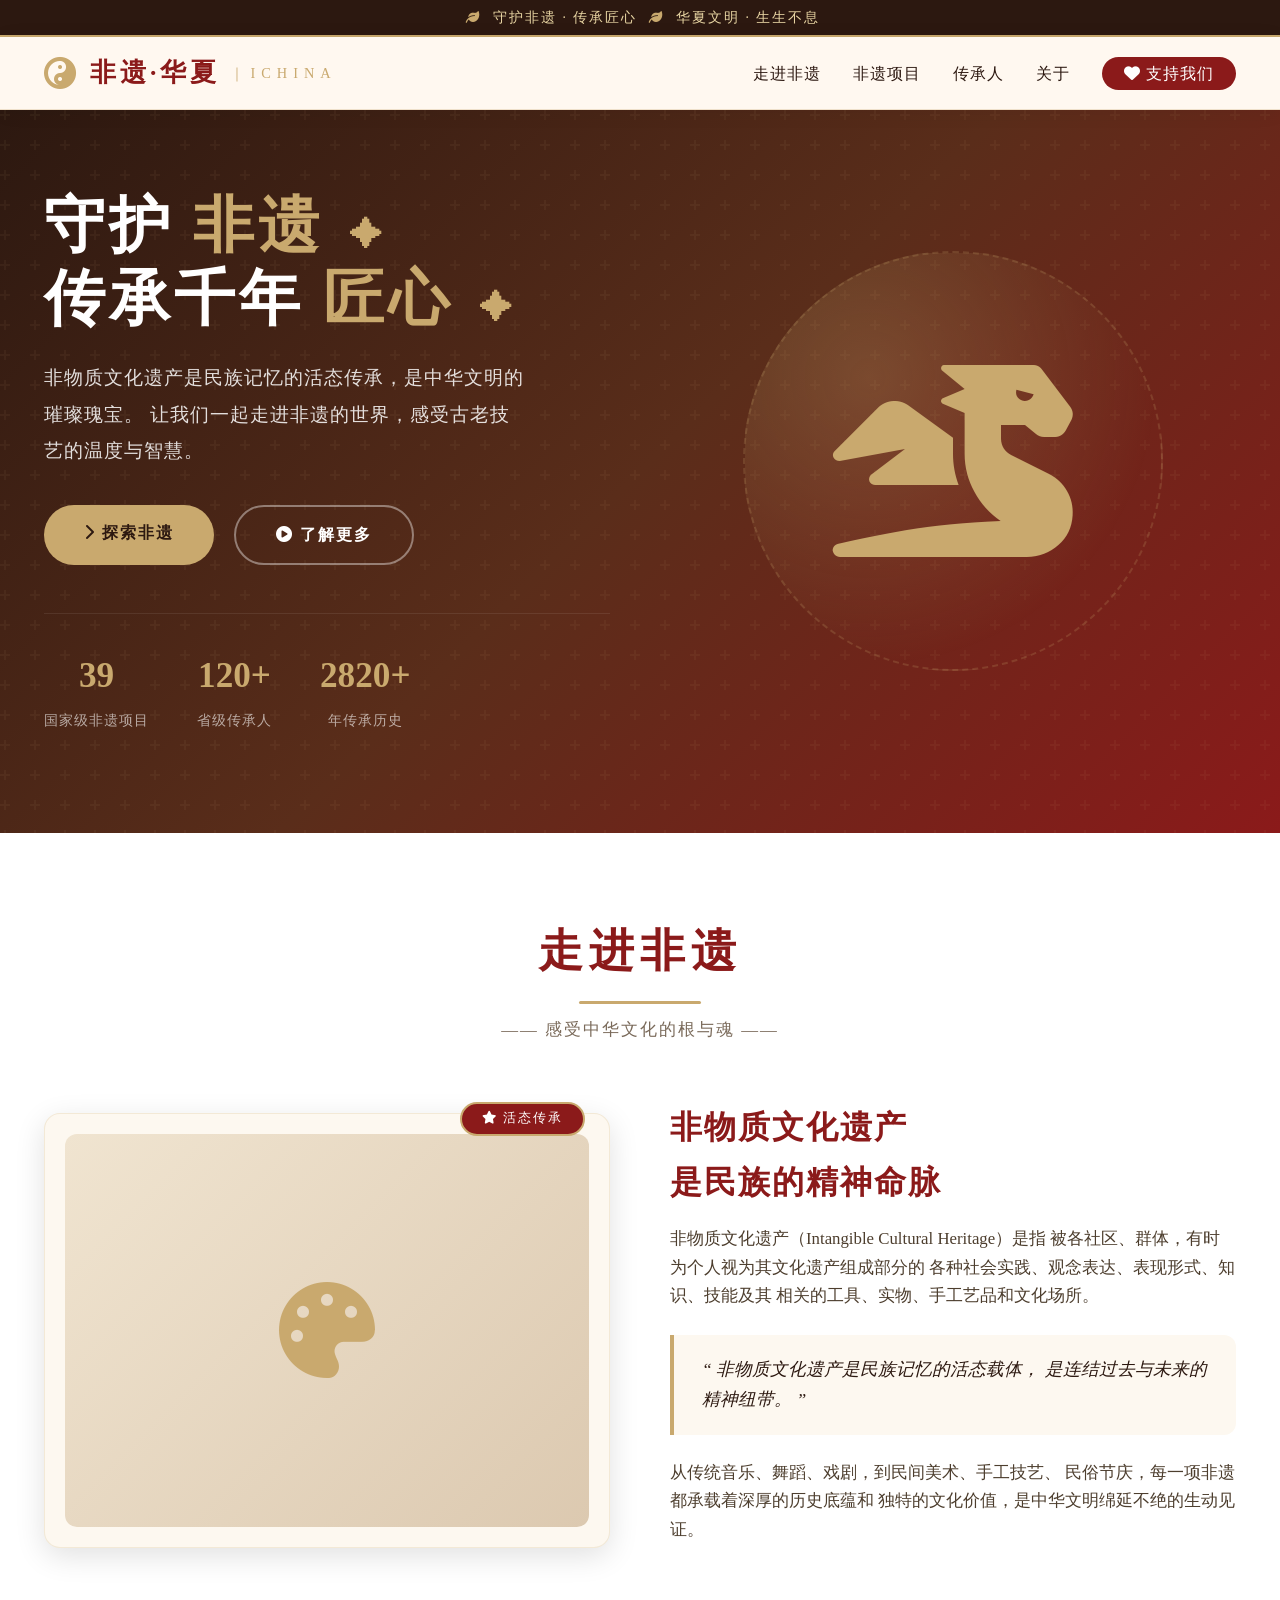
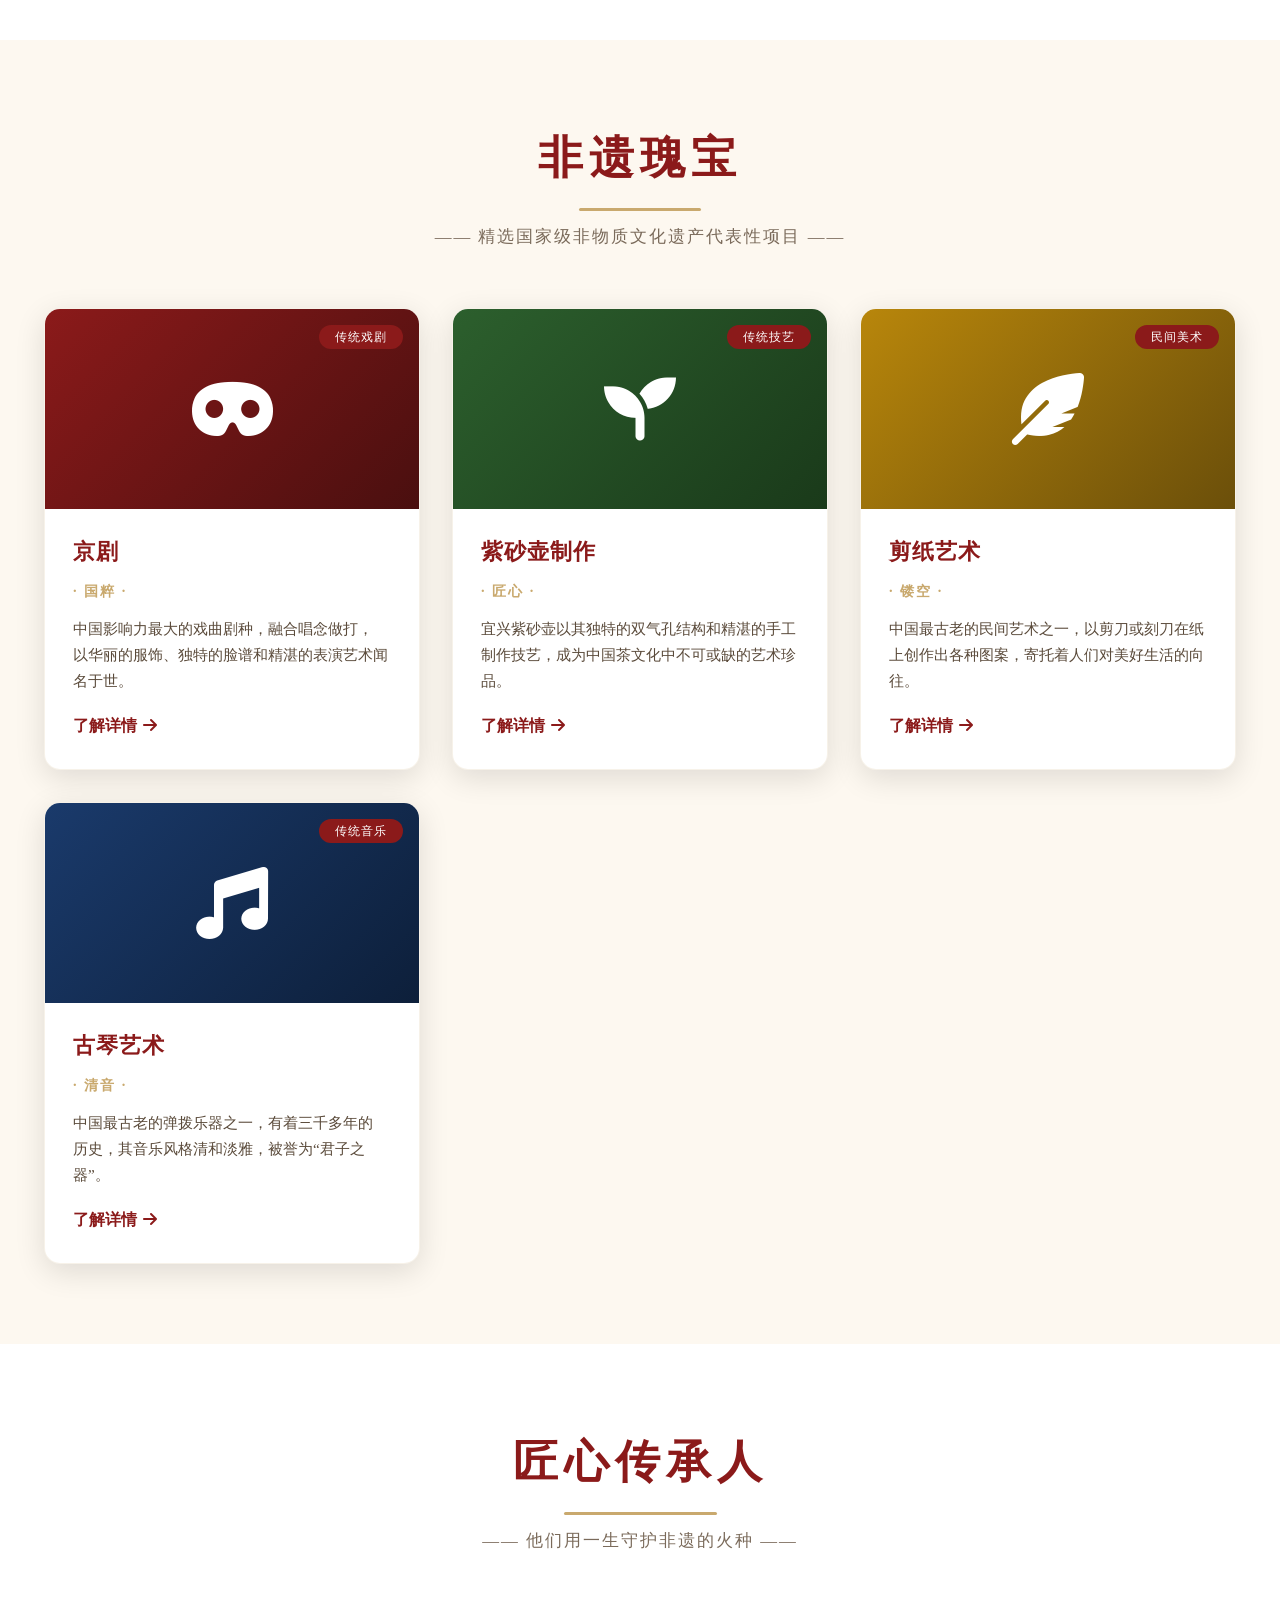
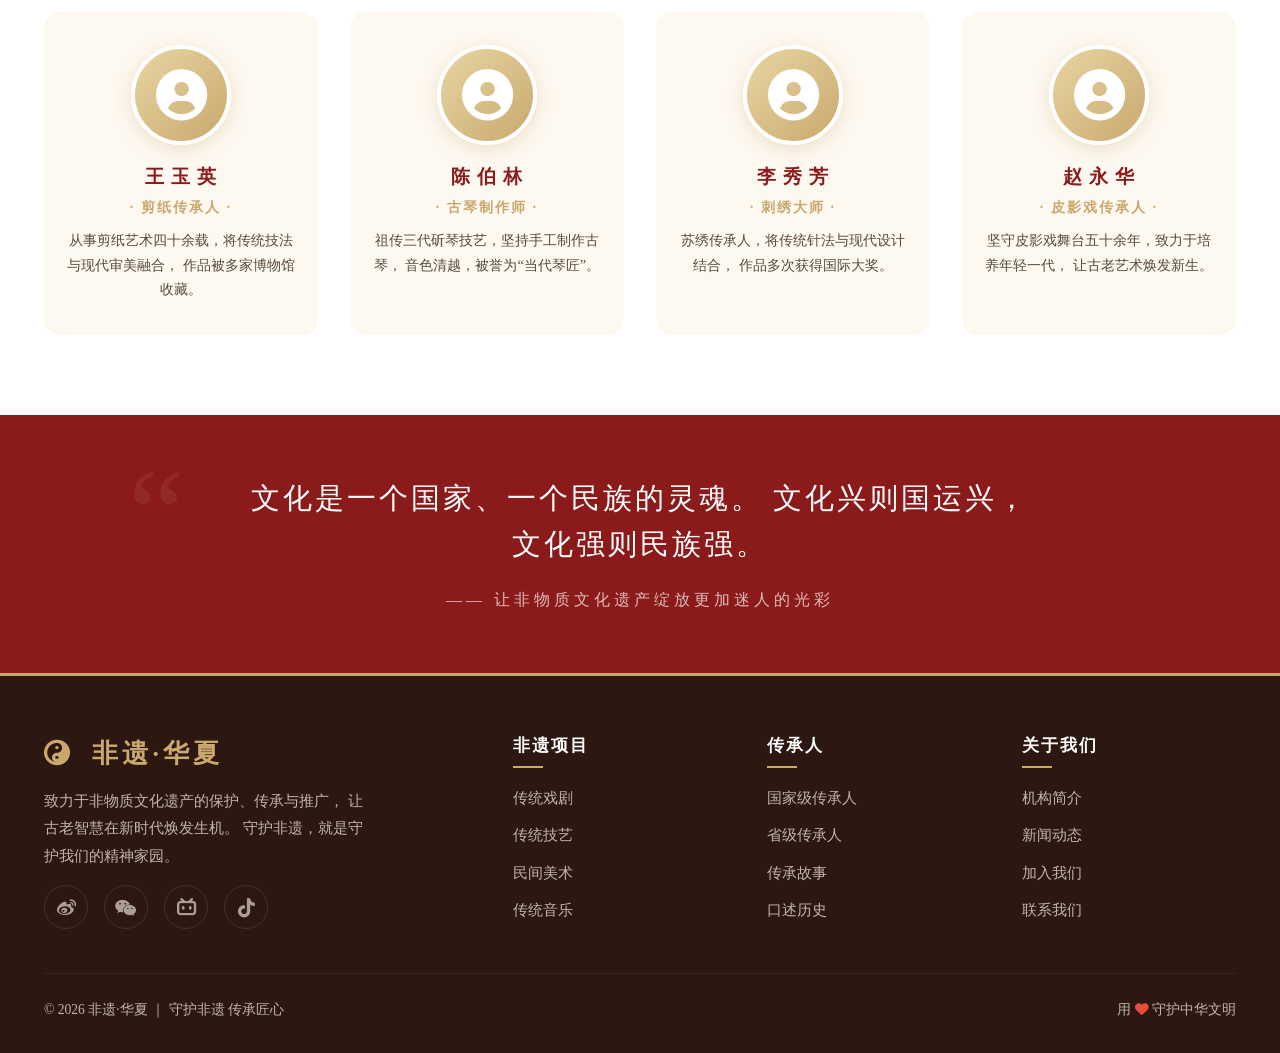
<file: 网站样式参考/ai宣传网页.html>
<!DOCTYPE html>
<html lang="zh-CN">
 <head>
  <meta charset="utf-8"/>
  <meta content="width=device-width, initial-scale=1.0" name="viewport"/>
  <title>
   非遗文化 · 华夏匠心
  </title>
  <!-- Font Awesome 图标库 -->
  <link href="https://cdnjs.cloudflare.com/ajax/libs/font-awesome/6.0.0-beta3/css/all.min.css" rel="stylesheet"/>
  <style>

        /* ===== 全局重置 & 基础 ===== */
        * {
            margin: 0;
            padding: 0;
            box-sizing: border-box;
        }

        :root {
            --primary: #8B1A1A;
            /* 中国红 */
            --primary-light: #B22222;
            --gold: #C9A96E;
            --gold-light: #E8D5A3;
            --cream: #FDF8F0;
            --dark: #2C1810;
            --text: #3E2C1B;
            --shadow: 0 8px 30px rgba(0, 0, 0, 0.12);
            --radius: 16px;
            --transition: 0.4s cubic-bezier(0.25, 0.46, 0.45, 0.94);
        }

        html {
            scroll-behavior: smooth;
        }

        body {
            font-family: 'Georgia', 'Times New Roman', '宋体', serif;
            background-color: var(--cream);
            color: var(--text);
            line-height: 1.7;
        }

        a {
            text-decoration: none;
            color: inherit;
        }
        img {
            max-width: 100%;
            display: block;
        }

        .container {
            max-width: 1240px;
            margin: 0 auto;
            padding: 0 24px;
        }

        /* ===== 顶部装饰条 ===== */
        .top-bar {
            background: var(--dark);
            color: var(--gold-light);
            font-size: 0.85rem;
            padding: 6px 0;
            text-align: center;
            letter-spacing: 2px;
            border-bottom: 2px solid var(--gold);
        }
        .top-bar i {
            color: var(--gold);
            margin: 0 6px;
        }

        /* ===== 导航栏 ===== */
        .navbar {
            background: rgba(255, 248, 240, 0.92);
            backdrop-filter: blur(12px);
            box-shadow: 0 2px 20px rgba(0, 0, 0, 0.06);
            position: sticky;
            top: 0;
            z-index: 1000;
            border-bottom: 1px solid rgba(201, 169, 110, 0.3);
            transition: var(--transition);
        }
        .navbar .container {
            display: flex;
            align-items: center;
            justify-content: space-between;
            height: 72px;
        }

        .logo {
            display: flex;
            align-items: center;
            gap: 10px;
            font-size: 1.6rem;
            font-weight: bold;
            color: var(--primary);
            letter-spacing: 4px;
        }
        .logo i {
            color: var(--gold);
            font-size: 2rem;
        }
        .logo span {
            font-size: 0.9rem;
            color: var(--gold);
            letter-spacing: 6px;
            font-weight: normal;
        }

        .nav-links {
            display: flex;
            list-style: none;
            gap: 32px;
            font-size: 1rem;
        }
        .nav-links a {
            position: relative;
            padding: 4px 0;
            color: var(--dark);
            font-weight: 500;
            letter-spacing: 1px;
            transition: var(--transition);
        }
        .nav-links a::after {
            content: '';
            position: absolute;
            bottom: 0;
            left: 0;
            width: 0;
            height: 2px;
            background: var(--gold);
            transition: var(--transition);
        }
        .nav-links a:hover {
            color: var(--primary);
        }
        .nav-links a:hover::after {
            width: 100%;
        }

        .nav-cta {
            background: var(--primary);
            color: #fff !important;
            padding: 8px 22px !important;
            border-radius: 40px;
            font-weight: 600;
            letter-spacing: 1px;
            transition: var(--transition);
        }
        .nav-cta::after {
            display: none !important;
        }
        .nav-cta:hover {
            background: var(--gold) !important;
            color: var(--dark) !important;
            transform: translateY(-2px);
            box-shadow: 0 6px 20px rgba(201, 169, 110, 0.4);
        }

        /* 移动端汉堡菜单 */
        .hamburger {
            display: none;
            flex-direction: column;
            gap: 5px;
            cursor: pointer;
            padding: 4px;
        }
        .hamburger span {
            width: 28px;
            height: 2.5px;
            background: var(--dark);
            border-radius: 4px;
            transition: var(--transition);
        }

        /* ===== 英雄区 ===== */
        .hero {
            background: linear-gradient(135deg, #2C1810 0%, #5A2D1A 50%, #8B1A1A 100%);
            color: #fff;
            padding: 80px 0 100px;
            position: relative;
            overflow: hidden;
        }
        .hero::before {
            content: '';
            position: absolute;
            inset: 0;
            background: url("data:image/svg+xml,%3Csvg width='60' height='60' viewBox='0 0 60 60' xmlns='http://www.w3.org/2000/svg'%3E%3Cg fill='none' fill-rule='evenodd'%3E%3Cg fill='%23c9a96e' fill-opacity='0.06'%3E%3Cpath d='M36 34v-4h-2v4h-4v2h4v4h2v-4h4v-2h-4zm0-30V0h-2v4h-4v2h4v4h2V6h4V4h-4zM6 34v-4H4v4H0v2h4v4h2v-4h4v-2H6zM6 4V0H4v4H0v2h4v4h2V6h4V4H6z'/%3E%3C/g%3E%3C/g%3E%3C/svg%3E");
        }

        .hero .container {
            display: grid;
            grid-template-columns: 1fr 1fr;
            gap: 60px;
            align-items: center;
            position: relative;
            z-index: 2;
        }

        .hero-text h1 {
            font-size: 3.8rem;
            font-weight: 700;
            line-height: 1.2;
            letter-spacing: 4px;
        }
        .hero-text h1 .highlight {
            color: var(--gold);
            position: relative;
        }
        .hero-text h1 .highlight::after {
            content: '✦';
            font-size: 2rem;
            color: var(--gold);
            margin-left: 8px;
        }
        .hero-text p {
            font-size: 1.2rem;
            opacity: 0.85;
            margin: 24px 0 36px;
            max-width: 480px;
            line-height: 1.9;
            letter-spacing: 1px;
        }
        .hero-buttons {
            display: flex;
            gap: 20px;
            flex-wrap: wrap;
        }
        .btn {
            display: inline-block;
            padding: 14px 40px;
            border-radius: 50px;
            font-weight: 600;
            letter-spacing: 2px;
            transition: var(--transition);
            cursor: pointer;
            border: none;
            font-size: 1rem;
            font-family: inherit;
        }
        .btn-primary {
            background: var(--gold);
            color: var(--dark);
        }
        .btn-primary:hover {
            background: #fff;
            transform: translateY(-3px);
            box-shadow: 0 12px 30px rgba(201, 169, 110, 0.35);
        }
        .btn-outline {
            background: transparent;
            color: #fff;
            border: 2px solid rgba(255, 255, 255, 0.4);
        }
        .btn-outline:hover {
            border-color: var(--gold);
            background: rgba(201, 169, 110, 0.12);
            transform: translateY(-3px);
        }

        .hero-image {
            display: flex;
            justify-content: center;
            align-items: center;
            position: relative;
        }
        .hero-image .ornament {
            width: 100%;
            max-width: 420px;
            aspect-ratio: 1/1;
            border-radius: 50%;
            background: radial-gradient(circle at 30% 30%, rgba(201, 169, 110, 0.25), transparent 70%);
            display: flex;
            align-items: center;
            justify-content: center;
            font-size: 12rem;
            color: var(--gold);
            animation: float 6s ease-in-out infinite;
            border: 2px dashed rgba(201, 169, 110, 0.2);
        }
        @keyframes float {
            0%,
            100% {
                transform: translateY(0) scale(1);
            }
            50% {
                transform: translateY(-20px) scale(1.02);
            }
        }

        .hero-stats {
            display: flex;
            gap: 48px;
            margin-top: 48px;
            padding-top: 32px;
            border-top: 1px solid rgba(255, 255, 255, 0.08);
        }
        .hero-stats .stat {
            text-align: center;
        }
        .hero-stats .stat .num {
            font-size: 2.2rem;
            font-weight: 700;
            color: var(--gold);
            display: block;
        }
        .hero-stats .stat .label {
            font-size: 0.85rem;
            opacity: 0.6;
            letter-spacing: 1px;
        }

        /* ===== 通用标题 ===== */
        .section-title {
            text-align: center;
            margin-bottom: 56px;
        }
        .section-title h2 {
            font-size: 2.8rem;
            color: var(--primary);
            letter-spacing: 6px;
            position: relative;
            display: inline-block;
        }
        .section-title h2::after {
            content: '';
            display: block;
            width: 60%;
            height: 3px;
            background: var(--gold);
            margin: 12px auto 0;
            border-radius: 4px;
        }
        .section-title p {
            color: #7a6a5a;
            margin-top: 12px;
            font-size: 1.05rem;
            letter-spacing: 2px;
        }

        /* ===== 非遗介绍区 ===== */
        .intro-section {
            padding: 80px 0;
            background: #fff;
        }
        .intro-grid {
            display: grid;
            grid-template-columns: 1fr 1fr;
            gap: 60px;
            align-items: center;
        }
        .intro-grid .image-box {
            background: var(--cream);
            border-radius: var(--radius);
            padding: 20px;
            box-shadow: var(--shadow);
            border: 1px solid rgba(201, 169, 110, 0.2);
            position: relative;
        }
        .intro-grid .image-box .placeholder-img {
            width: 100%;
            aspect-ratio: 4/3;
            background: linear-gradient(135deg, #f0e4d0, #dcc9b0);
            border-radius: 12px;
            display: flex;
            align-items: center;
            justify-content: center;
            font-size: 6rem;
            color: var(--gold);
        }
        .intro-grid .image-box .badge {
            position: absolute;
            top: -12px;
            right: 24px;
            background: var(--primary);
            color: #fff;
            padding: 4px 20px;
            border-radius: 40px;
            font-size: 0.8rem;
            letter-spacing: 2px;
            border: 2px solid var(--gold);
        }

        .intro-content h3 {
            font-size: 2rem;
            color: var(--primary);
            margin-bottom: 16px;
            letter-spacing: 2px;
        }
        .intro-content p {
            margin-bottom: 16px;
            color: #4d3e2e;
            font-size: 1.05rem;
        }
        .intro-content .quote {
            font-style: italic;
            padding: 20px 28px;
            border-left: 4px solid var(--gold);
            background: var(--cream);
            border-radius: 0 12px 12px 0;
            margin: 24px 0;
            font-size: 1.1rem;
            color: var(--dark);
        }

        /* ===== 非遗项目卡片 ===== */
        .projects-section {
            padding: 80px 0;
            background: var(--cream);
        }
        .projects-grid {
            display: grid;
            grid-template-columns: repeat(auto-fit, minmax(280px, 1fr));
            gap: 32px;
        }
        .project-card {
            background: #fff;
            border-radius: var(--radius);
            overflow: hidden;
            box-shadow: var(--shadow);
            transition: var(--transition);
            border: 1px solid rgba(201, 169, 110, 0.15);
        }
        .project-card:hover {
            transform: translateY(-12px);
            box-shadow: 0 20px 50px rgba(0, 0, 0, 0.12);
            border-color: var(--gold);
        }
        .project-card .card-img {
            height: 200px;
            background: linear-gradient(135deg, #dcc9b0, #b8a08a);
            display: flex;
            align-items: center;
            justify-content: center;
            font-size: 4.5rem;
            color: #fff;
            position: relative;
        }
        .project-card .card-img .tag {
            position: absolute;
            top: 16px;
            right: 16px;
            background: var(--primary);
            color: #fff;
            padding: 2px 16px;
            border-radius: 30px;
            font-size: 0.75rem;
            letter-spacing: 1px;
        }
        .project-card .card-body {
            padding: 24px 28px 28px;
        }
        .project-card .card-body h4 {
            font-size: 1.4rem;
            color: var(--primary);
            margin-bottom: 6px;
            letter-spacing: 1px;
        }
        .project-card .card-body .sub {
            color: var(--gold);
            font-size: 0.9rem;
            letter-spacing: 2px;
            font-weight: 600;
        }
        .project-card .card-body p {
            margin: 12px 0 18px;
            color: #5a4a3a;
            font-size: 0.95rem;
        }
        .project-card .card-body .learn-more {
            color: var(--primary);
            font-weight: 600;
            display: inline-flex;
            align-items: center;
            gap: 6px;
            transition: var(--transition);
            border-bottom: 2px solid transparent;
        }
        .project-card .card-body .learn-more:hover {
            gap: 12px;
            border-bottom-color: var(--gold);
        }

        /* ===== 传承人 / 故事区 ===== */
        .masters-section {
            padding: 80px 0;
            background: #fff;
        }
        .masters-grid {
            display: grid;
            grid-template-columns: repeat(auto-fit, minmax(240px, 1fr));
            gap: 32px;
        }
        .master-item {
            text-align: center;
            padding: 32px 20px;
            border-radius: var(--radius);
            background: var(--cream);
            transition: var(--transition);
            border: 1px solid transparent;
        }
        .master-item:hover {
            border-color: var(--gold);
            transform: scale(1.02);
            box-shadow: var(--shadow);
        }
        .master-item .avatar {
            width: 100px;
            height: 100px;
            border-radius: 50%;
            background: linear-gradient(135deg, var(--gold-light), var(--gold));
            margin: 0 auto 16px;
            display: flex;
            align-items: center;
            justify-content: center;
            font-size: 3.2rem;
            color: #fff;
            border: 4px solid #fff;
            box-shadow: 0 4px 16px rgba(201, 169, 110, 0.3);
        }
        .master-item h5 {
            font-size: 1.2rem;
            color: var(--primary);
            letter-spacing: 1px;
        }
        .master-item .title {
            color: var(--gold);
            font-size: 0.9rem;
            letter-spacing: 2px;
            font-weight: 600;
        }
        .master-item p {
            font-size: 0.9rem;
            color: #5a4a3a;
            margin-top: 8px;
        }

        /* ===== 文化金句 ===== */
        .quote-section {
            background: var(--primary);
            color: #fff;
            padding: 60px 0;
            text-align: center;
            position: relative;
        }
        .quote-section::before {
            content: '“';
            font-size: 8rem;
            position: absolute;
            left: 10%;
            top: -10px;
            opacity: 0.06;
            font-family: Georgia, serif;
        }
        .quote-section blockquote {
            font-size: 1.8rem;
            font-weight: 300;
            letter-spacing: 3px;
            max-width: 800px;
            margin: 0 auto;
            line-height: 1.6;
        }
        .quote-section blockquote cite {
            display: block;
            margin-top: 20px;
            font-size: 1rem;
            opacity: 0.7;
            font-style: normal;
            letter-spacing: 4px;
        }

        /* ===== 页脚 ===== */
        .footer {
            background: var(--dark);
            color: rgba(255, 248, 240, 0.7);
            padding: 56px 0 32px;
            border-top: 3px solid var(--gold);
        }
        .footer-grid {
            display: grid;
            grid-template-columns: 2fr 1fr 1fr 1fr;
            gap: 40px;
            margin-bottom: 40px;
        }
        .footer-brand h4 {
            font-size: 1.6rem;
            color: var(--gold);
            letter-spacing: 4px;
            margin-bottom: 12px;
        }
        .footer-brand h4 i {
            margin-right: 8px;
        }
        .footer-brand p {
            font-size: 0.95rem;
            max-width: 320px;
            line-height: 1.8;
        }
        .footer-col h5 {
            color: #fff;
            font-size: 1.05rem;
            letter-spacing: 2px;
            margin-bottom: 16px;
            position: relative;
        }
        .footer-col h5::after {
            content: '';
            display: block;
            width: 30px;
            height: 2px;
            background: var(--gold);
            margin-top: 6px;
        }
        .footer-col ul {
            list-style: none;
        }
        .footer-col ul li {
            margin-bottom: 10px;
        }
        .footer-col ul a {
            transition: var(--transition);
            font-size: 0.95rem;
        }
        .footer-col ul a:hover {
            color: var(--gold);
            padding-left: 6px;
        }
        .footer-social {
            display: flex;
            gap: 16px;
            margin-top: 16px;
        }
        .footer-social a {
            display: inline-flex;
            align-items: center;
            justify-content: center;
            width: 44px;
            height: 44px;
            border-radius: 50%;
            border: 1px solid rgba(255, 255, 255, 0.1);
            transition: var(--transition);
            color: rgba(255, 248, 240, 0.6);
            font-size: 1.2rem;
        }
        .footer-social a:hover {
            border-color: var(--gold);
            background: var(--gold);
            color: var(--dark);
            transform: translateY(-4px);
        }

        .footer-bottom {
            border-top: 1px solid rgba(255, 255, 255, 0.06);
            padding-top: 24px;
            display: flex;
            justify-content: space-between;
            align-items: center;
            flex-wrap: wrap;
            gap: 12px;
            font-size: 0.85rem;
        }
        .footer-bottom .heart {
            color: #e74c3c;
        }

        /* ===== 响应式 ===== */
        @media (max-width: 1024px) {
            .hero .container {
                grid-template-columns: 1fr;
                text-align: center;
            }
            .hero-text p {
                margin-left: auto;
                margin-right: auto;
            }
            .hero-buttons {
                justify-content: center;
            }
            .hero-stats {
                justify-content: center;
            }
            .hero-image .ornament {
                max-width: 300px;
                font-size: 8rem;
            }
            .intro-grid {
                grid-template-columns: 1fr;
                gap: 40px;
            }
            .footer-grid {
                grid-template-columns: 1fr 1fr;
            }
        }

        @media (max-width: 768px) {
            .nav-links {
                display: none;
                flex-direction: column;
                background: rgba(255, 248, 240, 0.98);
                position: absolute;
                top: 72px;
                left: 0;
                right: 0;
                padding: 24px;
                gap: 16px;
                box-shadow: 0 20px 40px rgba(0, 0, 0, 0.08);
                border-bottom: 2px solid var(--gold);
            }
            .nav-links.open {
                display: flex;
            }
            .hamburger {
                display: flex;
            }

            .hero-text h1 {
                font-size: 2.6rem;
            }
            .section-title h2 {
                font-size: 2.2rem;
            }
            .projects-grid {
                grid-template-columns: 1fr 1fr;
            }
            .footer-grid {
                grid-template-columns: 1fr;
                gap: 32px;
            }
            .footer-bottom {
                flex-direction: column;
                text-align: center;
            }
        }

        @media (max-width: 480px) {
            .projects-grid {
                grid-template-columns: 1fr;
            }
            .hero-text h1 {
                font-size: 2rem;
            }
            .hero-stats {
                flex-direction: column;
                gap: 16px;
            }
            .quote-section blockquote {
                font-size: 1.3rem;
            }
            .container {
                padding: 0 16px;
            }
        }

  </style>
 </head>
 <body>
  <!-- ===== 顶部装饰条 ===== -->
  <div class="top-bar">
   <i class="fas fa-leaf">
   </i>
   守护非遗 · 传承匠心
   <i class="fas fa-leaf">
   </i>
   华夏文明 · 生生不息
  </div>
  <!-- ===== 导航栏 ===== -->
  <nav class="navbar" id="navbar">
   <div class="container">
    <a class="logo" href="#">
     <i class="fas fa-yin-yang">
     </i>
     非遗·华夏
     <span>
      ｜ICHINA
     </span>
    </a>
    <ul class="nav-links" id="navLinks">
     <li>
      <a href="#intro">
       走进非遗
      </a>
     </li>
     <li>
      <a href="#projects">
       非遗项目
      </a>
     </li>
     <li>
      <a href="#masters">
       传承人
      </a>
     </li>
     <li>
      <a href="#footer">
       关于
      </a>
     </li>
     <li>
      <a class="nav-cta" href="#">
       <i class="fas fa-heart">
       </i>
       支持我们
      </a>
     </li>
    </ul>
    <div aria-label="菜单" class="hamburger" id="hamburger">
     <span>
     </span>
     <span>
     </span>
     <span>
     </span>
    </div>
   </div>
  </nav>
  <!-- ===== 英雄区 ===== -->
  <section class="hero" id="home">
   <div class="container">
    <div class="hero-text">
     <h1>
      守护
      <span class="highlight">
       非遗
      </span>
      <br/>
      传承千年
      <span class="highlight">
       匠心
      </span>
     </h1>
     <p>
      非物质文化遗产是民族记忆的活态传承，是中华文明的璀璨瑰宝。
                    让我们一起走进非遗的世界，感受古老技艺的温度与智慧。
     </p>
     <div class="hero-buttons">
      <a class="btn btn-primary" href="#projects">
       <i class="fas fa-chevron-right">
       </i>
       探索非遗
      </a>
      <a class="btn btn-outline" href="#intro">
       <i class="fas fa-play-circle">
       </i>
       了解更多
      </a>
     </div>
     <div class="hero-stats">
      <div class="stat">
       <span class="num">
        42
       </span>
       <span class="label">
        国家级非遗项目
       </span>
      </div>
      <div class="stat">
       <span class="num">
        128
       </span>
       <span class="label">
        省级传承人
       </span>
      </div>
      <div class="stat">
       <span class="num">
        3000+
       </span>
       <span class="label">
        年传承历史
       </span>
      </div>
     </div>
    </div>
    <div class="hero-image">
     <div class="ornament">
      <i class="fas fa-dragon">
      </i>
     </div>
    </div>
   </div>
  </section>
  <!-- ===== 非遗介绍区 ===== -->
  <section class="intro-section" id="intro">
   <div class="container">
    <div class="section-title">
     <h2>
      走进非遗
     </h2>
     <p>
      —— 感受中华文化的根与魂 ——
     </p>
    </div>
    <div class="intro-grid">
     <div class="image-box">
      <div class="placeholder-img">
       <i class="fas fa-palette">
       </i>
      </div>
      <span class="badge">
       <i class="fas fa-star">
       </i>
       活态传承
      </span>
     </div>
     <div class="intro-content">
      <h3>
       非物质文化遗产
       <br/>
       是民族的精神命脉
      </h3>
      <p>
       非物质文化遗产（Intangible Cultural Heritage）是指
                        被各社区、群体，有时为个人视为其文化遗产组成部分的
                        各种社会实践、观念表达、表现形式、知识、技能及其
                        相关的工具、实物、手工艺品和文化场所。
      </p>
      <div class="quote">
       “ 非物质文化遗产是民族记忆的活态载体，
                        是连结过去与未来的精神纽带。 ”
      </div>
      <p>
       从传统音乐、舞蹈、戏剧，到民间美术、手工技艺、
                        民俗节庆，每一项非遗都承载着深厚的历史底蕴和
                        独特的文化价值，是中华文明绵延不绝的生动见证。
      </p>
     </div>
    </div>
   </div>
  </section>
  <!-- ===== 非遗项目展示 ===== -->
  <section class="projects-section" id="projects">
   <div class="container">
    <div class="section-title">
     <h2>
      非遗瑰宝
     </h2>
     <p>
      —— 精选国家级非物质文化遗产代表性项目 ——
     </p>
    </div>
    <div class="projects-grid">
     <!-- 卡片 1 -->
     <div class="project-card">
      <div class="card-img" style="background: linear-gradient(135deg, #8B1A1A, #4a0f0f);">
       <i class="fas fa-mask">
       </i>
       <span class="tag">
        传统戏剧
       </span>
      </div>
      <div class="card-body">
       <h4>
        京剧
       </h4>
       <span class="sub">
        · 国粹 ·
       </span>
       <p>
        中国影响力最大的戏曲剧种，融合唱念做打，
                        以华丽的服饰、独特的脸谱和精湛的表演艺术闻名于世。
       </p>
       <a class="learn-more" href="#">
        了解详情
        <i class="fas fa-arrow-right">
        </i>
       </a>
      </div>
     </div>
     <!-- 卡片 2 -->
     <div class="project-card">
      <div class="card-img" style="background: linear-gradient(135deg, #2C5F2D, #1a3a1a);">
       <i class="fas fa-seedling">
       </i>
       <span class="tag">
        传统技艺
       </span>
      </div>
      <div class="card-body">
       <h4>
        紫砂壶制作
       </h4>
       <span class="sub">
        · 匠心 ·
       </span>
       <p>
        宜兴紫砂壶以其独特的双气孔结构和精湛的手工
                        制作技艺，成为中国茶文化中不可或缺的艺术珍品。
       </p>
       <a class="learn-more" href="#">
        了解详情
        <i class="fas fa-arrow-right">
        </i>
       </a>
      </div>
     </div>
     <!-- 卡片 3 -->
     <div class="project-card">
      <div class="card-img" style="background: linear-gradient(135deg, #B8860B, #6b4f0a);">
       <i class="fas fa-feather-alt">
       </i>
       <span class="tag">
        民间美术
       </span>
      </div>
      <div class="card-body">
       <h4>
        剪纸艺术
       </h4>
       <span class="sub">
        · 镂空 ·
       </span>
       <p>
        中国最古老的民间艺术之一，以剪刀或刻刀在纸
                        上创作出各种图案，寄托着人们对美好生活的向往。
       </p>
       <a class="learn-more" href="#">
        了解详情
        <i class="fas fa-arrow-right">
        </i>
       </a>
      </div>
     </div>
     <!-- 卡片 4 -->
     <div class="project-card">
      <div class="card-img" style="background: linear-gradient(135deg, #1a3a6b, #0d1f3a);">
       <i class="fas fa-music">
       </i>
       <span class="tag">
        传统音乐
       </span>
      </div>
      <div class="card-body">
       <h4>
        古琴艺术
       </h4>
       <span class="sub">
        · 清音 ·
       </span>
       <p>
        中国最古老的弹拨乐器之一，有着三千多年的
                        历史，其音乐风格清和淡雅，被誉为“君子之器”。
       </p>
       <a class="learn-more" href="#">
        了解详情
        <i class="fas fa-arrow-right">
        </i>
       </a>
      </div>
     </div>
    </div>
   </div>
  </section>
  <!-- ===== 传承人 / 故事区 ===== -->
  <section class="masters-section" id="masters">
   <div class="container">
    <div class="section-title">
     <h2>
      匠心传承人
     </h2>
     <p>
      —— 他们用一生守护非遗的火种 ——
     </p>
    </div>
    <div class="masters-grid">
     <div class="master-item">
      <div class="avatar">
       <i class="fas fa-user-circle">
       </i>
      </div>
      <h5>
       王 玉 英
      </h5>
      <span class="title">
       · 剪纸传承人 ·
      </span>
      <p>
       从事剪纸艺术四十余载，将传统技法与现代审美融合，
                    作品被多家博物馆收藏。
      </p>
     </div>
     <div class="master-item">
      <div class="avatar">
       <i class="fas fa-user-circle">
       </i>
      </div>
      <h5>
       陈 伯 林
      </h5>
      <span class="title">
       · 古琴制作师 ·
      </span>
      <p>
       祖传三代斫琴技艺，坚持手工制作古琴，
                    音色清越，被誉为“当代琴匠”。
      </p>
     </div>
     <div class="master-item">
      <div class="avatar">
       <i class="fas fa-user-circle">
       </i>
      </div>
      <h5>
       李 秀 芳
      </h5>
      <span class="title">
       · 刺绣大师 ·
      </span>
      <p>
       苏绣传承人，将传统针法与现代设计结合，
                    作品多次获得国际大奖。
      </p>
     </div>
     <div class="master-item">
      <div class="avatar">
       <i class="fas fa-user-circle">
       </i>
      </div>
      <h5>
       赵 永 华
      </h5>
      <span class="title">
       · 皮影戏传承人 ·
      </span>
      <p>
       坚守皮影戏舞台五十余年，致力于培养年轻一代，
                    让古老艺术焕发新生。
      </p>
     </div>
    </div>
   </div>
  </section>
  <!-- ===== 文化金句 ===== -->
  <section class="quote-section">
   <div class="container">
    <blockquote>
     文化是一个国家、一个民族的灵魂。
                文化兴则国运兴，文化强则民族强。
     <cite>
      —— 让非物质文化遗产绽放更加迷人的光彩
     </cite>
    </blockquote>
   </div>
  </section>
  <!-- ===== 页脚 ===== -->
  <footer class="footer" id="footer">
   <div class="container">
    <div class="footer-grid">
     <div class="footer-brand">
      <h4>
       <i class="fas fa-yin-yang">
       </i>
       非遗·华夏
      </h4>
      <p>
       致力于非物质文化遗产的保护、传承与推广，
                        让古老智慧在新时代焕发生机。
                        守护非遗，就是守护我们的精神家园。
      </p>
      <div class="footer-social">
       <a aria-label="微博" href="#">
        <i class="fab fa-weibo">
        </i>
       </a>
       <a aria-label="微信" href="#">
        <i class="fab fa-weixin">
        </i>
       </a>
       <a aria-label="B站" href="#">
        <i class="fab fa-bilibili">
        </i>
       </a>
       <a aria-label="抖音" href="#">
        <i class="fab fa-tiktok">
        </i>
       </a>
      </div>
     </div>
     <div class="footer-col">
      <h5>
       非遗项目
      </h5>
      <ul>
       <li>
        <a href="#">
         传统戏剧
        </a>
       </li>
       <li>
        <a href="#">
         传统技艺
        </a>
       </li>
       <li>
        <a href="#">
         民间美术
        </a>
       </li>
       <li>
        <a href="#">
         传统音乐
        </a>
       </li>
      </ul>
     </div>
     <div class="footer-col">
      <h5>
       传承人
      </h5>
      <ul>
       <li>
        <a href="#">
         国家级传承人
        </a>
       </li>
       <li>
        <a href="#">
         省级传承人
        </a>
       </li>
       <li>
        <a href="#">
         传承故事
        </a>
       </li>
       <li>
        <a href="#">
         口述历史
        </a>
       </li>
      </ul>
     </div>
     <div class="footer-col">
      <h5>
       关于我们
      </h5>
      <ul>
       <li>
        <a href="#">
         机构简介
        </a>
       </li>
       <li>
        <a href="#">
         新闻动态
        </a>
       </li>
       <li>
        <a href="#">
         加入我们
        </a>
       </li>
       <li>
        <a href="#">
         联系我们
        </a>
       </li>
      </ul>
     </div>
    </div>
    <div class="footer-bottom">
     <span>
      © 2026 非遗·华夏 ｜ 守护非遗 传承匠心
     </span>
     <span>
      用
      <i class="fas fa-heart heart">
      </i>
      守护中华文明
     </span>
    </div>
   </div>
  </footer>
  <!-- ===== JavaScript ===== -->
  <script>

        // 移动端汉堡菜单切换
        const hamburger = document.getElementById('hamburger');
        const navLinks = document.getElementById('navLinks');

        hamburger.addEventListener('click', function() {
            navLinks.classList.toggle('open');
        });

        // 点击导航链接后自动关闭移动端菜单
        document.querySelectorAll('.nav-links a').forEach(link => {
            link.addEventListener('click', () => {
                navLinks.classList.remove('open');
            });
        });

        // 滚动时导航栏加阴影效果
        const navbar = document.getElementById('navbar');
        window.addEventListener('scroll', () => {
            if (window.scrollY > 30) {
                navbar.style.boxShadow = '0 4px 30px rgba(0,0,0,0.08)';
            } else {
                navbar.style.boxShadow = '0 2px 20px rgba(0,0,0,0.06)';
            }
        });

        // 卡片进入动画（简单交叉观察）
        const cards = document.querySelectorAll('.project-card, .master-item');
        const observer = new IntersectionObserver((entries) => {
            entries.forEach((entry, index) => {
                if (entry.isIntersecting) {
                    entry.target.style.opacity = '1';
                    entry.target.style.transform = 'translateY(0)';
                }
            });
        }, { threshold: 0.15 });

        cards.forEach((card, i) => {
            card.style.opacity = '0';
            card.style.transform = 'translateY(30px)';
            card.style.transition = `all 0.7s ease ${i * 0.08}s`;
            observer.observe(card);
        });

        // 统计数字动画（简单触发）
        const stats = document.querySelectorAll('.hero-stats .num');
        let animated = false;

        function animateNumbers() {
            if (animated) return;
            const heroSection = document.querySelector('.hero');
            const rect = heroSection.getBoundingClientRect();
            if (rect.top < window.innerHeight && rect.bottom > 0) {
                animated = true;
                stats.forEach(stat => {
                    const target = parseInt(stat.textContent.replace(/,/g, ''));
                    let current = 0;
                    const increment = target / 50;
                    const timer = setInterval(() => {
                        current += increment;
                        if (current >= target) {
                            current = target;
                            clearInterval(timer);
                        }
                        stat.textContent = Math.floor(current) + (target > 100 ? '+' : '');
                    }, 30);
                });
            }
        }

        window.addEventListener('scroll', animateNumbers);
        // 页面加载时也检查一次
        window.addEventListener('load', () => {
            setTimeout(animateNumbers, 300);
        });

  </script>
 </body>
</html>
</file>
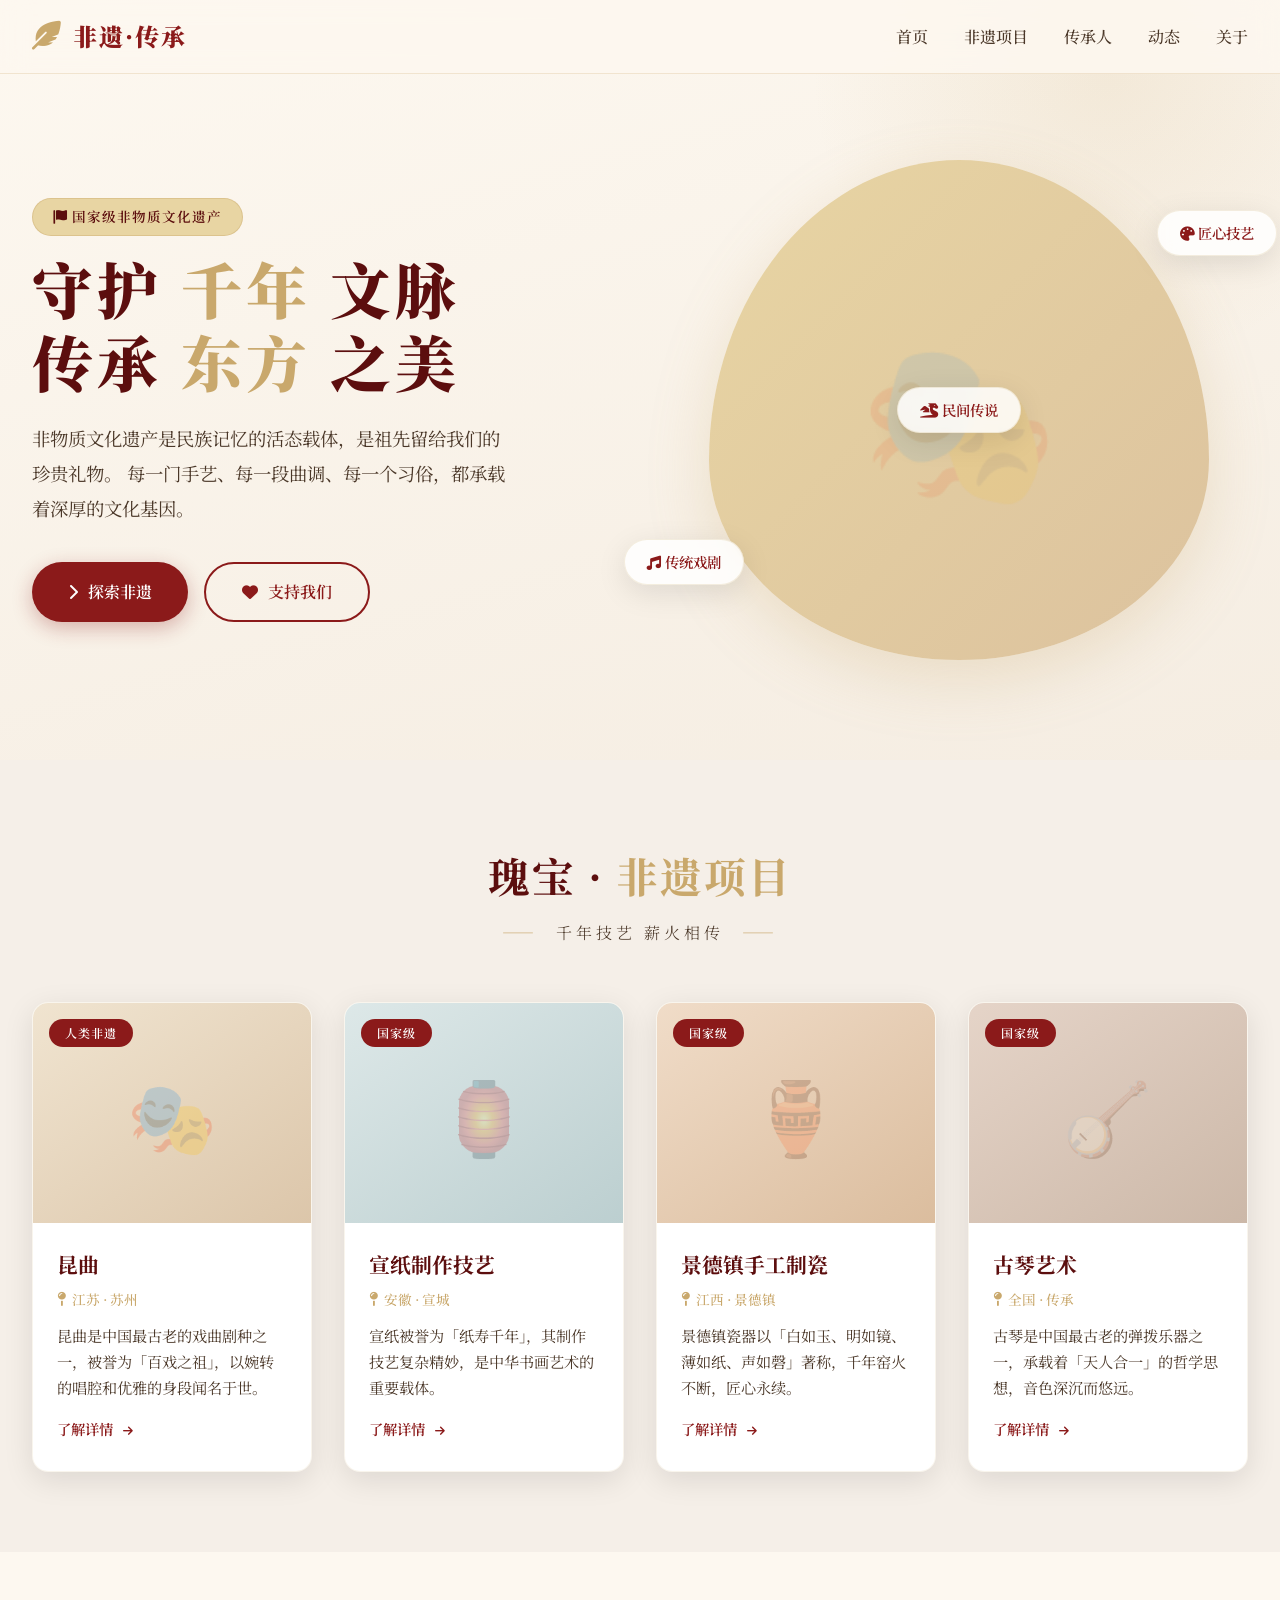
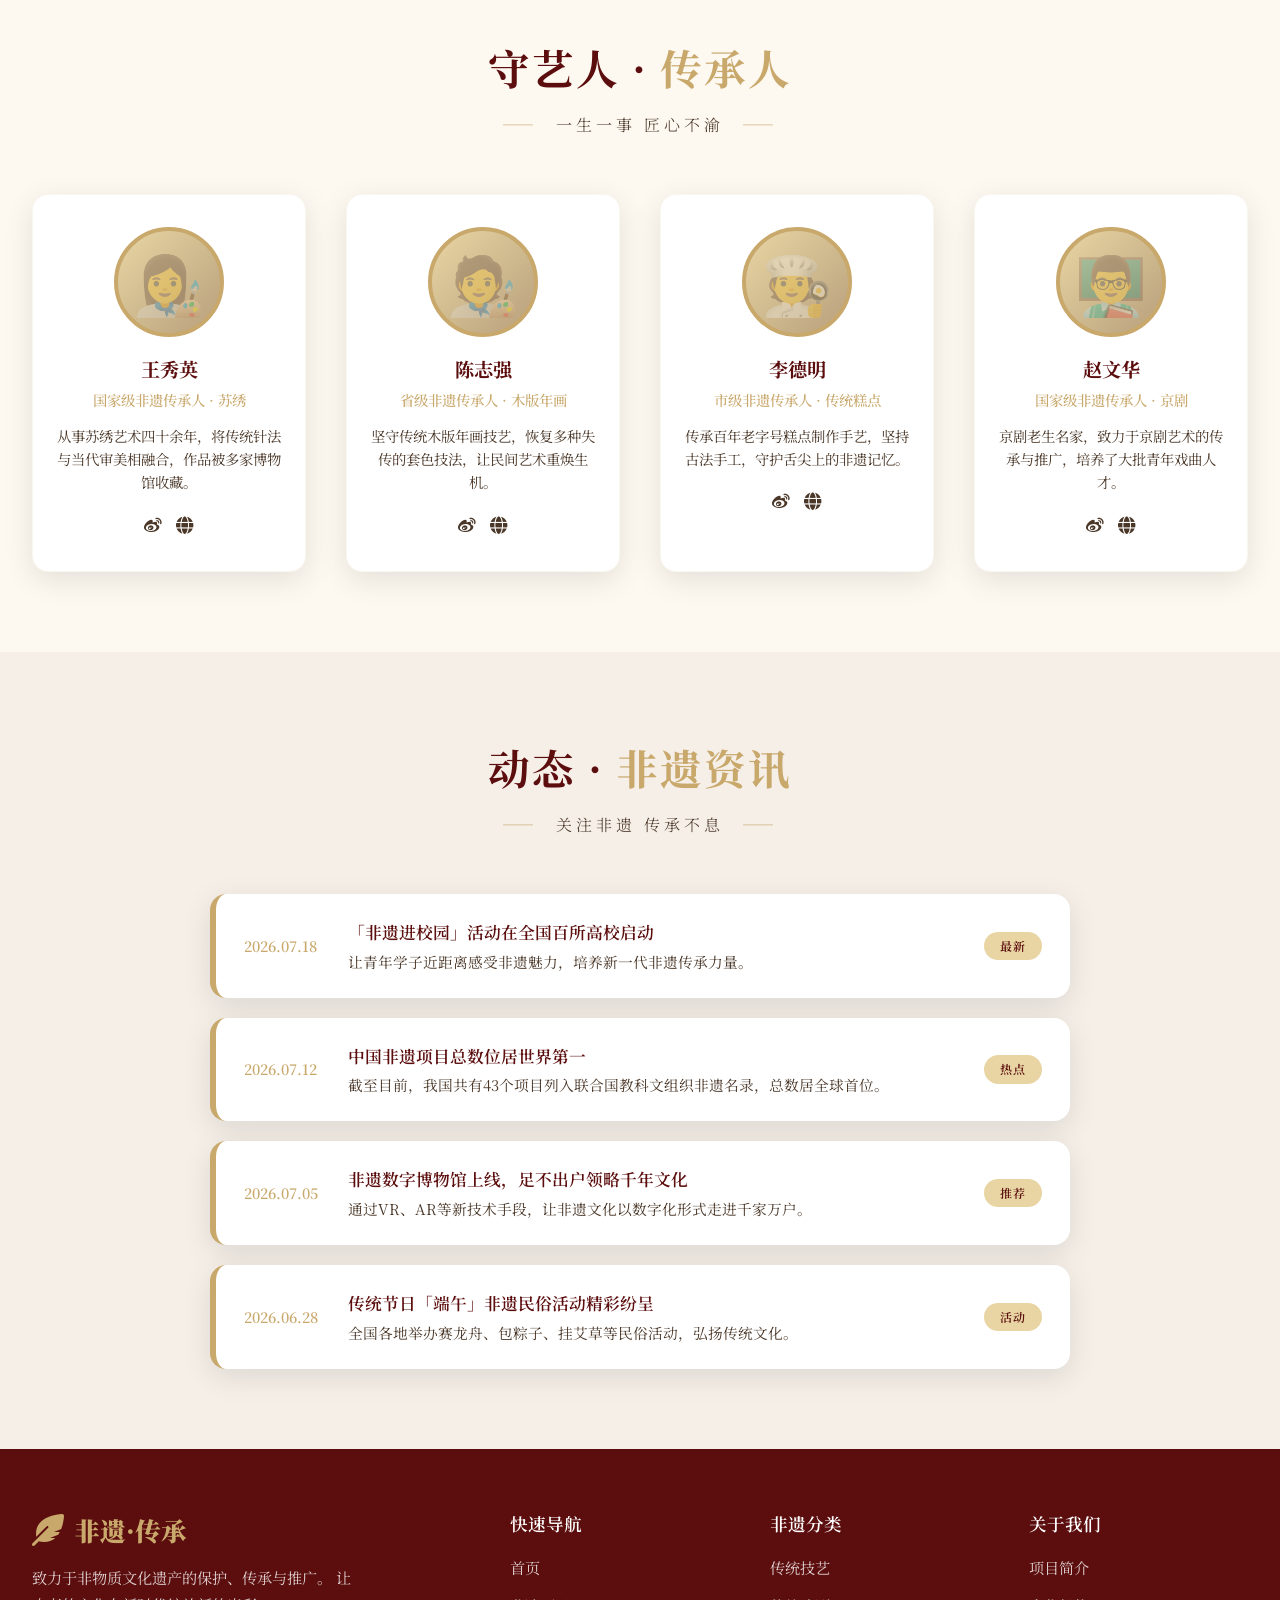
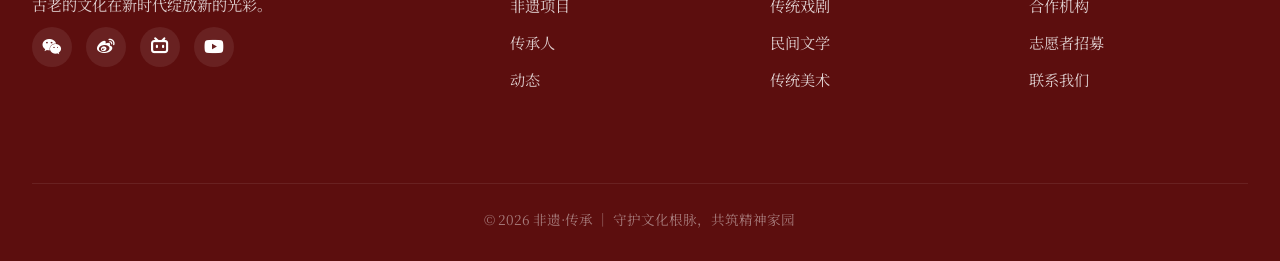
<file: 网站样式参考/ai宣传网页2.html>
<!DOCTYPE html>
<html lang="zh-CN">
 <head>
  <meta charset="utf-8"/>
  <meta content="width=device-width, initial-scale=1.0" name="viewport"/>
  <title>
   非遗文化 · 传承之美
  </title>
  <!-- 使用 Google Font 提升字体质感 -->
  <link href="https://fonts.googleapis.com" rel="preconnect"/>
  <link crossorigin="" href="https://fonts.gstatic.com" rel="preconnect"/>
  <link href="https://fonts.googleapis.com/css2?family=Noto+Serif+SC:wght@400;600;700;900&amp;family=Inter:wght@300;400;500;600&amp;display=swap" rel="stylesheet"/>
  <!-- Font Awesome 图标库 -->
  <link href="https://cdnjs.cloudflare.com/ajax/libs/font-awesome/6.0.0-beta3/css/all.min.css" rel="stylesheet"/>
  <style>

        /* ========== 全局重置 & 基础 ========== */
        *,
        *::before,
        *::after {
            margin: 0;
            padding: 0;
            box-sizing: border-box;
        }

        :root {
            --primary: #8b1a1a;
            --primary-light: #b23b3b;
            --primary-dark: #5c0e0e;
            --gold: #c9a86c;
            --gold-light: #e8d5a3;
            --cream: #fdf8f0;
            --warm-gray: #f5efe8;
            --text-dark: #2c1810;
            --text-soft: #4a3728;
            --shadow: 0 8px 30px rgba(0, 0, 0, 0.10);
            --shadow-hover: 0 16px 48px rgba(0, 0, 0, 0.18);
            --radius: 16px;
            --transition: 0.4s cubic-bezier(0.25, 0.46, 0.45, 0.94);
        }

        html {
            scroll-behavior: smooth;
        }

        body {
            font-family: 'Noto Serif SC', 'Inter', serif;
            background-color: var(--cream);
            color: var(--text-dark);
            line-height: 1.7;
        }

        a {
            text-decoration: none;
            color: inherit;
        }
        img {
            max-width: 100%;
            display: block;
        }
        .container {
            max-width: 1280px;
            margin: 0 auto;
            padding: 0 32px;
        }

        /* ========== 滚动条美化 ========== */
        ::-webkit-scrollbar {
            width: 8px;
        }
        ::-webkit-scrollbar-track {
            background: var(--cream);
        }
        ::-webkit-scrollbar-thumb {
            background: var(--gold);
            border-radius: 20px;
        }

        /* ========== 导航栏 ========== */
        .navbar {
            position: fixed;
            top: 0;
            left: 0;
            right: 0;
            z-index: 1000;
            padding: 16px 0;
            background: rgba(253, 248, 240, 0.88);
            backdrop-filter: blur(14px);
            border-bottom: 1px solid rgba(201, 168, 108, 0.25);
            transition: var(--transition);
        }
        .navbar .container {
            display: flex;
            align-items: center;
            justify-content: space-between;
        }
        .navbar .logo {
            display: flex;
            align-items: center;
            gap: 10px;
            font-size: 1.5rem;
            font-weight: 900;
            color: var(--primary);
            letter-spacing: 2px;
        }
        .navbar .logo i {
            color: var(--gold);
            font-size: 1.8rem;
        }
        .nav-links {
            display: flex;
            gap: 36px;
            list-style: none;
            font-weight: 500;
            font-size: 1rem;
        }
        .nav-links a {
            position: relative;
            color: var(--text-soft);
            transition: var(--transition);
            padding: 4px 0;
        }
        .nav-links a::after {
            content: '';
            position: absolute;
            left: 0;
            bottom: -2px;
            width: 0;
            height: 2.5px;
            background: var(--gold);
            transition: var(--transition);
        }
        .nav-links a:hover {
            color: var(--primary);
        }
        .nav-links a:hover::after {
            width: 100%;
        }
        .nav-toggle {
            display: none;
            font-size: 1.6rem;
            background: none;
            border: none;
            color: var(--primary);
            cursor: pointer;
        }

        /* ========== Hero 区域 ========== */
        .hero {
            padding: 160px 0 100px;
            background: linear-gradient(165deg, var(--cream) 0%, #f5ede2 100%);
            position: relative;
            overflow: hidden;
        }
        .hero::before {
            content: '';
            position: absolute;
            top: -30%;
            right: -10%;
            width: 600px;
            height: 600px;
            background: radial-gradient(circle, rgba(201, 168, 108, 0.15) 0%, transparent 70%);
            border-radius: 50%;
            pointer-events: none;
        }
        .hero .container {
            display: grid;
            grid-template-columns: 1fr 1fr;
            gap: 60px;
            align-items: center;
            position: relative;
            z-index: 2;
        }
        .hero-content h1 {
            font-size: 3.8rem;
            font-weight: 900;
            line-height: 1.2;
            color: var(--primary-dark);
            letter-spacing: 4px;
        }
        .hero-content h1 .highlight {
            color: var(--gold);
            position: relative;
        }
        .hero-content p {
            font-size: 1.15rem;
            color: var(--text-soft);
            margin: 24px 0 36px;
            max-width: 480px;
            line-height: 1.9;
        }
        .hero-badge {
            display: inline-block;
            background: var(--gold-light);
            color: var(--primary-dark);
            padding: 6px 20px;
            border-radius: 40px;
            font-size: 0.85rem;
            font-weight: 600;
            letter-spacing: 1px;
            margin-bottom: 16px;
            border: 1px solid rgba(201, 168, 108, 0.4);
        }
        .btn-group {
            display: flex;
            gap: 16px;
            flex-wrap: wrap;
        }
        .btn {
            display: inline-flex;
            align-items: center;
            gap: 10px;
            padding: 14px 36px;
            border-radius: 60px;
            font-weight: 600;
            font-size: 1rem;
            transition: var(--transition);
            border: none;
            cursor: pointer;
            font-family: inherit;
        }
        .btn-primary {
            background: var(--primary);
            color: #fff;
            box-shadow: 0 6px 20px rgba(139, 26, 26, 0.30);
        }
        .btn-primary:hover {
            background: var(--primary-dark);
            transform: translateY(-3px);
            box-shadow: 0 12px 32px rgba(139, 26, 26, 0.40);
        }
        .btn-outline {
            background: transparent;
            color: var(--primary);
            border: 2px solid var(--primary);
        }
        .btn-outline:hover {
            background: var(--primary);
            color: #fff;
            transform: translateY(-3px);
        }

        .hero-image {
            display: flex;
            justify-content: center;
            align-items: center;
            position: relative;
        }
        .hero-image .img-placeholder {
            width: 100%;
            max-width: 500px;
            aspect-ratio: 1/1;
            background: linear-gradient(135deg, var(--gold-light), #dcc29e);
            border-radius: 50% 50% 50% 50% / 60% 60% 40% 40%;
            display: flex;
            align-items: center;
            justify-content: center;
            font-size: 8rem;
            color: rgba(139, 26, 26, 0.20);
            box-shadow: 0 20px 60px rgba(201, 168, 108, 0.25);
            position: relative;
            overflow: hidden;
        }
        .hero-image .img-placeholder::after {
            content: '🎭';
            font-size: 10rem;
            opacity: 0.6;
        }
        .floating-tag {
            position: absolute;
            background: rgba(255, 255, 255, 0.85);
            backdrop-filter: blur(8px);
            padding: 10px 22px;
            border-radius: 40px;
            font-size: 0.9rem;
            font-weight: 600;
            color: var(--primary);
            box-shadow: var(--shadow);
            border: 1px solid rgba(201, 168, 108, 0.2);
            animation: float 4s ease-in-out infinite;
        }
        .floating-tag:nth-child(2) {
            top: 10%;
            right: -5%;
            animation-delay: 0.6s;
        }
        .floating-tag:nth-child(3) {
            bottom: 15%;
            left: -8%;
            animation-delay: 1.2s;
        }
        @keyframes float {
            0%,
            100% {
                transform: translateY(0px);
            }
            50% {
                transform: translateY(-14px);
            }
        }

        /* ========== Section 通用 ========== */
        section {
            padding: 80px 0;
        }
        .section-title {
            text-align: center;
            margin-bottom: 56px;
        }
        .section-title h2 {
            font-size: 2.6rem;
            font-weight: 700;
            color: var(--primary-dark);
            letter-spacing: 2px;
        }
        .section-title h2 span {
            color: var(--gold);
        }
        .section-title .subtitle {
            display: inline-block;
            margin-top: 8px;
            font-size: 1rem;
            color: var(--text-soft);
            letter-spacing: 4px;
            font-weight: 300;
            position: relative;
        }
        .section-title .subtitle::before,
        .section-title .subtitle::after {
            content: '——';
            color: var(--gold);
            margin: 0 10px;
        }

        /* ========== 非遗项目卡片 ========== */
        .projects {
            background: var(--warm-gray);
        }
        .project-grid {
            display: grid;
            grid-template-columns: repeat(auto-fit, minmax(280px, 1fr));
            gap: 32px;
        }
        .project-card {
            background: #fff;
            border-radius: var(--radius);
            overflow: hidden;
            box-shadow: var(--shadow);
            transition: var(--transition);
            border: 1px solid rgba(201, 168, 108, 0.12);
        }
        .project-card:hover {
            transform: translateY(-10px);
            box-shadow: var(--shadow-hover);
        }
        .project-card .card-img {
            height: 220px;
            background: linear-gradient(145deg, #e8dcc8, #d6c6ae);
            display: flex;
            align-items: center;
            justify-content: center;
            font-size: 4.5rem;
            color: rgba(139, 26, 26, 0.25);
            position: relative;
            overflow: hidden;
        }
        .project-card .card-img .tag {
            position: absolute;
            top: 16px;
            left: 16px;
            background: var(--primary);
            color: #fff;
            padding: 4px 16px;
            border-radius: 30px;
            font-size: 0.75rem;
            font-weight: 600;
            letter-spacing: 1px;
        }
        .project-card .card-body {
            padding: 24px 24px 28px;
        }
        .project-card .card-body h3 {
            font-size: 1.3rem;
            font-weight: 700;
            color: var(--primary-dark);
            margin-bottom: 6px;
        }
        .project-card .card-body .origin {
            font-size: 0.85rem;
            color: var(--gold);
            font-weight: 500;
            display: flex;
            align-items: center;
            gap: 6px;
            margin-bottom: 12px;
        }
        .project-card .card-body p {
            color: var(--text-soft);
            font-size: 0.95rem;
            line-height: 1.7;
        }
        .project-card .card-body .learn-more {
            display: inline-block;
            margin-top: 16px;
            color: var(--primary);
            font-weight: 600;
            font-size: 0.9rem;
            transition: var(--transition);
            border-bottom: 2px solid transparent;
        }
        .project-card .card-body .learn-more:hover {
            border-bottom-color: var(--gold);
            color: var(--primary-dark);
        }
        .project-card .card-body .learn-more i {
            margin-left: 6px;
            font-size: 0.7rem;
            transition: var(--transition);
        }
        .project-card .card-body .learn-more:hover i {
            transform: translateX(4px);
        }

        /* ========== 传承人 ========== */
        .masters {
            background: var(--cream);
        }
        .master-grid {
            display: grid;
            grid-template-columns: repeat(auto-fit, minmax(240px, 1fr));
            gap: 40px;
        }
        .master-card {
            text-align: center;
            padding: 32px 20px;
            border-radius: var(--radius);
            background: #fff;
            box-shadow: var(--shadow);
            transition: var(--transition);
            border: 1px solid rgba(201, 168, 108, 0.10);
        }
        .master-card:hover {
            transform: translateY(-6px);
            box-shadow: var(--shadow-hover);
        }
        .master-card .avatar {
            width: 110px;
            height: 110px;
            border-radius: 50%;
            margin: 0 auto 16px;
            background: linear-gradient(135deg, var(--gold-light), #b8a07c);
            display: flex;
            align-items: center;
            justify-content: center;
            font-size: 3.6rem;
            color: rgba(139, 26, 26, 0.30);
            border: 4px solid var(--gold);
        }
        .master-card h4 {
            font-size: 1.2rem;
            font-weight: 700;
            color: var(--primary-dark);
        }
        .master-card .title {
            color: var(--gold);
            font-weight: 500;
            font-size: 0.9rem;
            margin-top: 2px;
        }
        .master-card .desc {
            margin-top: 12px;
            font-size: 0.9rem;
            color: var(--text-soft);
            line-height: 1.6;
        }
        .master-card .social {
            margin-top: 16px;
            display: flex;
            justify-content: center;
            gap: 14px;
        }
        .master-card .social a {
            color: var(--text-soft);
            transition: var(--transition);
            font-size: 1.1rem;
        }
        .master-card .social a:hover {
            color: var(--primary);
        }

        /* ========== 新闻动态 ========== */
        .news {
            background: var(--warm-gray);
        }
        .news-list {
            display: flex;
            flex-direction: column;
            gap: 20px;
            max-width: 860px;
            margin: 0 auto;
        }
        .news-item {
            display: flex;
            gap: 24px;
            padding: 24px 28px;
            background: #fff;
            border-radius: var(--radius);
            box-shadow: var(--shadow);
            transition: var(--transition);
            border-left: 6px solid var(--gold);
            align-items: center;
            flex-wrap: wrap;
        }
        .news-item:hover {
            transform: translateX(6px);
            box-shadow: var(--shadow-hover);
        }
        .news-item .date {
            font-weight: 600;
            color: var(--gold);
            font-size: 0.9rem;
            min-width: 80px;
            font-feature-settings: "tnum";
        }
        .news-item .content {
            flex: 1;
        }
        .news-item .content h4 {
            font-weight: 600;
            font-size: 1.05rem;
            color: var(--primary-dark);
        }
        .news-item .content p {
            color: var(--text-soft);
            font-size: 0.92rem;
            margin-top: 2px;
        }
        .news-item .badge {
            background: var(--gold-light);
            color: var(--primary-dark);
            padding: 4px 16px;
            border-radius: 30px;
            font-size: 0.75rem;
            font-weight: 600;
            letter-spacing: 1px;
        }

        /* ========== 页脚 ========== */
        .footer {
            background: var(--primary-dark);
            color: rgba(255, 255, 255, 0.80);
            padding: 60px 0 30px;
        }
        .footer .container {
            display: grid;
            grid-template-columns: 2fr 1fr 1fr 1fr;
            gap: 40px;
        }
        .footer h4 {
            color: #fff;
            font-size: 1.1rem;
            font-weight: 600;
            margin-bottom: 16px;
        }
        .footer .brand p {
            font-size: 0.95rem;
            line-height: 1.8;
            max-width: 320px;
        }
        .footer .brand .logo {
            display: flex;
            align-items: center;
            gap: 10px;
            font-size: 1.6rem;
            font-weight: 900;
            color: var(--gold);
            margin-bottom: 12px;
        }
        .footer .brand .logo i {
            font-size: 2rem;
        }
        .footer ul {
            list-style: none;
        }
        .footer ul li {
            margin-bottom: 10px;
        }
        .footer ul a {
            transition: var(--transition);
            font-size: 0.95rem;
        }
        .footer ul a:hover {
            color: var(--gold);
            padding-left: 4px;
        }
        .footer .social-links {
            display: flex;
            gap: 14px;
            margin-top: 8px;
        }
        .footer .social-links a {
            display: inline-flex;
            align-items: center;
            justify-content: center;
            width: 40px;
            height: 40px;
            border-radius: 50%;
            background: rgba(255, 255, 255, 0.08);
            transition: var(--transition);
            color: #fff;
            font-size: 1.1rem;
        }
        .footer .social-links a:hover {
            background: var(--gold);
            color: var(--primary-dark);
            transform: translateY(-4px);
        }
        .footer-bottom {
            margin-top: 40px;
            padding-top: 24px;
            border-top: 1px solid rgba(255, 255, 255, 0.08);
            text-align: center;
            font-size: 0.85rem;
            grid-column: 1 / -1;
            color: rgba(255, 255, 255, 0.45);
        }

        /* ========== 响应式 ========== */
        @media (max-width: 1024px) {
            .hero .container {
                grid-template-columns: 1fr;
                text-align: center;
            }
            .hero-content p {
                margin-left: auto;
                margin-right: auto;
            }
            .hero-content .btn-group {
                justify-content: center;
            }
            .hero-image .img-placeholder {
                max-width: 380px;
            }
            .floating-tag {
                display: none;
            }
            .footer .container {
                grid-template-columns: 1fr 1fr;
            }
        }

        @media (max-width: 768px) {
            .nav-links {
                display: none;
                flex-direction: column;
                gap: 16px;
                position: absolute;
                top: 100%;
                left: 0;
                right: 0;
                background: rgba(253, 248, 240, 0.98);
                backdrop-filter: blur(14px);
                padding: 28px 32px;
                border-bottom: 1px solid rgba(201, 168, 108, 0.2);
            }
            .nav-links.active {
                display: flex;
            }
            .nav-toggle {
                display: block;
            }
            .hero {
                padding: 140px 0 60px;
            }
            .hero-content h1 {
                font-size: 2.6rem;
            }
            .section-title h2 {
                font-size: 2rem;
            }
            .project-grid {
                grid-template-columns: 1fr 1fr;
            }
            .footer .container {
                grid-template-columns: 1fr;
                gap: 32px;
            }
            .news-item {
                flex-direction: column;
                align-items: flex-start;
                gap: 8px;
            }
            .news-item .date {
                min-width: unset;
            }
        }

        @media (max-width: 500px) {
            .project-grid {
                grid-template-columns: 1fr;
            }
            .hero-content h1 {
                font-size: 2.2rem;
            }
            .container {
                padding: 0 20px;
            }
            .btn {
                padding: 12px 28px;
                font-size: 0.9rem;
            }
            .master-grid {
                grid-template-columns: 1fr 1fr;
            }
        }

  </style>
 </head>
 <body>
  <!-- ============================== 导航栏 ============================== -->
  <header class="navbar" id="navbar">
   <div class="container">
    <a class="logo" href="#">
     <i class="fas fa-feather-alt">
     </i>
     非遗·传承
    </a>
    <button aria-label="切换导航" class="nav-toggle" id="navToggle">
     <i class="fas fa-bars">
     </i>
    </button>
    <ul class="nav-links" id="navLinks">
     <li>
      <a href="#hero">
       首页
      </a>
     </li>
     <li>
      <a href="#projects">
       非遗项目
      </a>
     </li>
     <li>
      <a href="#masters">
       传承人
      </a>
     </li>
     <li>
      <a href="#news">
       动态
      </a>
     </li>
     <li>
      <a href="#footer">
       关于
      </a>
     </li>
    </ul>
   </div>
  </header>
  <!-- ============================== Hero ============================== -->
  <section class="hero" id="hero">
   <div class="container">
    <div class="hero-content">
     <span class="hero-badge">
      <i class="fas fa-flag">
      </i>
      国家级非物质文化遗产
     </span>
     <h1>
      守护
      <span class="highlight">
       千年
      </span>
      文脉
      <br/>
      传承
      <span class="highlight">
       东方
      </span>
      之美
     </h1>
     <p>
      非物质文化遗产是民族记忆的活态载体，是祖先留给我们的珍贵礼物。
                    每一门手艺、每一段曲调、每一个习俗，都承载着深厚的文化基因。
     </p>
     <div class="btn-group">
      <a class="btn btn-primary" href="#projects">
       <i class="fas fa-chevron-right">
       </i>
       探索非遗
      </a>
      <a class="btn btn-outline" href="#footer">
       <i class="fas fa-heart">
       </i>
       支持我们
      </a>
     </div>
    </div>
    <div class="hero-image">
     <div class="img-placeholder">
     </div>
     <span class="floating-tag">
      <i class="fas fa-palette">
      </i>
      匠心技艺
     </span>
     <span class="floating-tag">
      <i class="fas fa-music">
      </i>
      传统戏剧
     </span>
     <span class="floating-tag">
      <i class="fas fa-dragon">
      </i>
      民间传说
     </span>
    </div>
   </div>
  </section>
  <!-- ============================== 非遗项目 ============================== -->
  <section class="projects" id="projects">
   <div class="container">
    <div class="section-title">
     <h2>
      瑰宝 ·
      <span>
       非遗项目
      </span>
     </h2>
     <span class="subtitle">
      千年技艺 薪火相传
     </span>
    </div>
    <div class="project-grid">
     <!-- 卡片 1 -->
     <div class="project-card">
      <div class="card-img" style="background: linear-gradient(145deg, #f0e4d0, #dcc6aa);">
       <span class="tag">
        人类非遗
       </span>
       🎭
      </div>
      <div class="card-body">
       <h3>
        昆曲
       </h3>
       <div class="origin">
        <i class="fas fa-map-pin">
        </i>
        江苏 · 苏州
       </div>
       <p>
        昆曲是中国最古老的戏曲剧种之一，被誉为「百戏之祖」，以婉转的唱腔和优雅的身段闻名于世。
       </p>
       <a class="learn-more" href="#">
        了解详情
        <i class="fas fa-arrow-right">
        </i>
       </a>
      </div>
     </div>
     <!-- 卡片 2 -->
     <div class="project-card">
      <div class="card-img" style="background: linear-gradient(145deg, #dde8e8, #bccfd0);">
       <span class="tag">
        国家级
       </span>
       🏮
      </div>
      <div class="card-body">
       <h3>
        宣纸制作技艺
       </h3>
       <div class="origin">
        <i class="fas fa-map-pin">
        </i>
        安徽 · 宣城
       </div>
       <p>
        宣纸被誉为「纸寿千年」，其制作技艺复杂精妙，是中华书画艺术的重要载体。
       </p>
       <a class="learn-more" href="#">
        了解详情
        <i class="fas fa-arrow-right">
        </i>
       </a>
      </div>
     </div>
     <!-- 卡片 3 -->
     <div class="project-card">
      <div class="card-img" style="background: linear-gradient(145deg, #f0dcc8, #dbbd9e);">
       <span class="tag">
        国家级
       </span>
       🏺
      </div>
      <div class="card-body">
       <h3>
        景德镇手工制瓷
       </h3>
       <div class="origin">
        <i class="fas fa-map-pin">
        </i>
        江西 · 景德镇
       </div>
       <p>
        景德镇瓷器以「白如玉、明如镜、薄如纸、声如磬」著称，千年窑火不断，匠心永续。
       </p>
       <a class="learn-more" href="#">
        了解详情
        <i class="fas fa-arrow-right">
        </i>
       </a>
      </div>
     </div>
     <!-- 卡片 4 -->
     <div class="project-card">
      <div class="card-img" style="background: linear-gradient(145deg, #e5d4c8, #ccb8a8);">
       <span class="tag">
        国家级
       </span>
       🪕
      </div>
      <div class="card-body">
       <h3>
        古琴艺术
       </h3>
       <div class="origin">
        <i class="fas fa-map-pin">
        </i>
        全国 · 传承
       </div>
       <p>
        古琴是中国最古老的弹拨乐器之一，承载着「天人合一」的哲学思想，音色深沉而悠远。
       </p>
       <a class="learn-more" href="#">
        了解详情
        <i class="fas fa-arrow-right">
        </i>
       </a>
      </div>
     </div>
    </div>
   </div>
  </section>
  <!-- ============================== 传承人 ============================== -->
  <section class="masters" id="masters">
   <div class="container">
    <div class="section-title">
     <h2>
      守艺人 ·
      <span>
       传承人
      </span>
     </h2>
     <span class="subtitle">
      一生一事 匠心不渝
     </span>
    </div>
    <div class="master-grid">
     <div class="master-card">
      <div class="avatar">
       👩‍🎨
      </div>
      <h4>
       王秀英
      </h4>
      <div class="title">
       国家级非遗传承人 · 苏绣
      </div>
      <p class="desc">
       从事苏绣艺术四十余年，将传统针法与当代审美相融合，作品被多家博物馆收藏。
      </p>
      <div class="social">
       <a href="#">
        <i class="fab fa-weibo">
        </i>
       </a>
       <a href="#">
        <i class="fas fa-globe">
        </i>
       </a>
      </div>
     </div>
     <div class="master-card">
      <div class="avatar">
       🧑‍🎨
      </div>
      <h4>
       陈志强
      </h4>
      <div class="title">
       省级非遗传承人 · 木版年画
      </div>
      <p class="desc">
       坚守传统木版年画技艺，恢复多种失传的套色技法，让民间艺术重焕生机。
      </p>
      <div class="social">
       <a href="#">
        <i class="fab fa-weibo">
        </i>
       </a>
       <a href="#">
        <i class="fas fa-globe">
        </i>
       </a>
      </div>
     </div>
     <div class="master-card">
      <div class="avatar">
       🧑‍🍳
      </div>
      <h4>
       李德明
      </h4>
      <div class="title">
       市级非遗传承人 · 传统糕点
      </div>
      <p class="desc">
       传承百年老字号糕点制作手艺，坚持古法手工，守护舌尖上的非遗记忆。
      </p>
      <div class="social">
       <a href="#">
        <i class="fab fa-weibo">
        </i>
       </a>
       <a href="#">
        <i class="fas fa-globe">
        </i>
       </a>
      </div>
     </div>
     <div class="master-card">
      <div class="avatar">
       👨‍🏫
      </div>
      <h4>
       赵文华
      </h4>
      <div class="title">
       国家级非遗传承人 · 京剧
      </div>
      <p class="desc">
       京剧老生名家，致力于京剧艺术的传承与推广，培养了大批青年戏曲人才。
      </p>
      <div class="social">
       <a href="#">
        <i class="fab fa-weibo">
        </i>
       </a>
       <a href="#">
        <i class="fas fa-globe">
        </i>
       </a>
      </div>
     </div>
    </div>
   </div>
  </section>
  <!-- ============================== 新闻动态 ============================== -->
  <section class="news" id="news">
   <div class="container">
    <div class="section-title">
     <h2>
      动态 ·
      <span>
       非遗资讯
      </span>
     </h2>
     <span class="subtitle">
      关注非遗 传承不息
     </span>
    </div>
    <div class="news-list">
     <div class="news-item">
      <span class="date">
       2026.07.18
      </span>
      <div class="content">
       <h4>
        「非遗进校园」活动在全国百所高校启动
       </h4>
       <p>
        让青年学子近距离感受非遗魅力，培养新一代非遗传承力量。
       </p>
      </div>
      <span class="badge">
       最新
      </span>
     </div>
     <div class="news-item">
      <span class="date">
       2026.07.12
      </span>
      <div class="content">
       <h4>
        中国非遗项目总数位居世界第一
       </h4>
       <p>
        截至目前，我国共有43个项目列入联合国教科文组织非遗名录，总数居全球首位。
       </p>
      </div>
      <span class="badge">
       热点
      </span>
     </div>
     <div class="news-item">
      <span class="date">
       2026.07.05
      </span>
      <div class="content">
       <h4>
        非遗数字博物馆上线，足不出户领略千年文化
       </h4>
       <p>
        通过VR、AR等新技术手段，让非遗文化以数字化形式走进千家万户。
       </p>
      </div>
      <span class="badge">
       推荐
      </span>
     </div>
     <div class="news-item">
      <span class="date">
       2026.06.28
      </span>
      <div class="content">
       <h4>
        传统节日「端午」非遗民俗活动精彩纷呈
       </h4>
       <p>
        全国各地举办赛龙舟、包粽子、挂艾草等民俗活动，弘扬传统文化。
       </p>
      </div>
      <span class="badge">
       活动
      </span>
     </div>
    </div>
   </div>
  </section>
  <!-- ============================== 页脚 ============================== -->
  <footer class="footer" id="footer">
   <div class="container">
    <!-- 品牌 -->
    <div class="brand">
     <div class="logo">
      <i class="fas fa-feather-alt">
      </i>
      非遗·传承
     </div>
     <p>
      致力于非物质文化遗产的保护、传承与推广。
                    让古老的文化在新时代绽放新的光彩。
     </p>
     <div class="social-links">
      <a href="#">
       <i class="fab fa-weixin">
       </i>
      </a>
      <a href="#">
       <i class="fab fa-weibo">
       </i>
      </a>
      <a href="#">
       <i class="fab fa-bilibili">
       </i>
      </a>
      <a href="#">
       <i class="fab fa-youtube">
       </i>
      </a>
     </div>
    </div>
    <!-- 快速链接 -->
    <div>
     <h4>
      快速导航
     </h4>
     <ul>
      <li>
       <a href="#hero">
        首页
       </a>
      </li>
      <li>
       <a href="#projects">
        非遗项目
       </a>
      </li>
      <li>
       <a href="#masters">
        传承人
       </a>
      </li>
      <li>
       <a href="#news">
        动态
       </a>
      </li>
     </ul>
    </div>
    <!-- 非遗分类 -->
    <div>
     <h4>
      非遗分类
     </h4>
     <ul>
      <li>
       <a href="#">
        传统技艺
       </a>
      </li>
      <li>
       <a href="#">
        传统戏剧
       </a>
      </li>
      <li>
       <a href="#">
        民间文学
       </a>
      </li>
      <li>
       <a href="#">
        传统美术
       </a>
      </li>
     </ul>
    </div>
    <!-- 关于 -->
    <div>
     <h4>
      关于我们
     </h4>
     <ul>
      <li>
       <a href="#">
        项目简介
       </a>
      </li>
      <li>
       <a href="#">
        合作机构
       </a>
      </li>
      <li>
       <a href="#">
        志愿者招募
       </a>
      </li>
      <li>
       <a href="#">
        联系我们
       </a>
      </li>
     </ul>
    </div>
    <!-- 版权 -->
    <div class="footer-bottom">
     © 2026 非遗·传承 ｜ 守护文化根脉，共筑精神家园
    </div>
   </div>
  </footer>
  <!-- ============================== JavaScript ============================== -->
  <script>

        (function() {
            // —— 移动端导航切换 ——
            const toggleBtn = document.getElementById('navToggle');
            const navLinks = document.getElementById('navLinks');

            toggleBtn.addEventListener('click', function() {
                navLinks.classList.toggle('active');
                const icon = this.querySelector('i');
                if (navLinks.classList.contains('active')) {
                    icon.className = 'fas fa-times';
                } else {
                    icon.className = 'fas fa-bars';
                }
            });

            // 点击导航链接后自动关闭（移动端）
            document.querySelectorAll('.nav-links a').forEach(link => {
                link.addEventListener('click', function() {
                    navLinks.classList.remove('active');
                    const icon = toggleBtn.querySelector('i');
                    if (icon) icon.className = 'fas fa-bars';
                });
            });

            // —— 滚动时导航栏阴影加深 ——
            const navbar = document.getElementById('navbar');
            window.addEventListener('scroll', function() {
                if (window.scrollY > 40) {
                    navbar.style.boxShadow = '0 4px 30px rgba(0,0,0,0.08)';
                    navbar.style.borderBottomColor = 'rgba(201,168,108,0.35)';
                } else {
                    navbar.style.boxShadow = 'none';
                    navbar.style.borderBottomColor = 'rgba(201,168,108,0.25)';
                }
            });

            // —— 卡片点击 "了解详情" 平滑提示（演示交互） ——
            document.querySelectorAll('.learn-more').forEach(link => {
                link.addEventListener('click', function(e) {
                    e.preventDefault();
                    const title = this.closest('.card-body').querySelector('h3')?.textContent || '该项目';
                    alert('✨ 您正在了解「' + title.trim() + '」的更多信息。\n（此页面为学习展示，实际可跳转至详情页）');
                });
            });

            // —— 新闻条目点击反馈 ——
            document.querySelectorAll('.news-item').forEach(item => {
                item.style.cursor = 'pointer';
                item.addEventListener('click', function() {
                    const headline = this.querySelector('h4')?.textContent || '资讯';
                    alert('📰 您点击了：「' + headline.trim() + '」\n（此处可跳转至新闻详情页）');
                });
            });

            // —— 传承人卡片点击反馈 ——
            document.querySelectorAll('.master-card').forEach(card => {
                card.style.cursor = 'pointer';
                card.addEventListener('click', function() {
                    const name = this.querySelector('h4')?.textContent || '传承人';
                    alert('👤 您点击了「' + name.trim() + '」的档案\n（此处可查看传承人详细介绍）');
                });
            });

            console.log('✅ 非遗文化宣传页面加载完成 — 传承之美，历久弥新');
        })();

  </script>
 </body>
</html>
</file>
